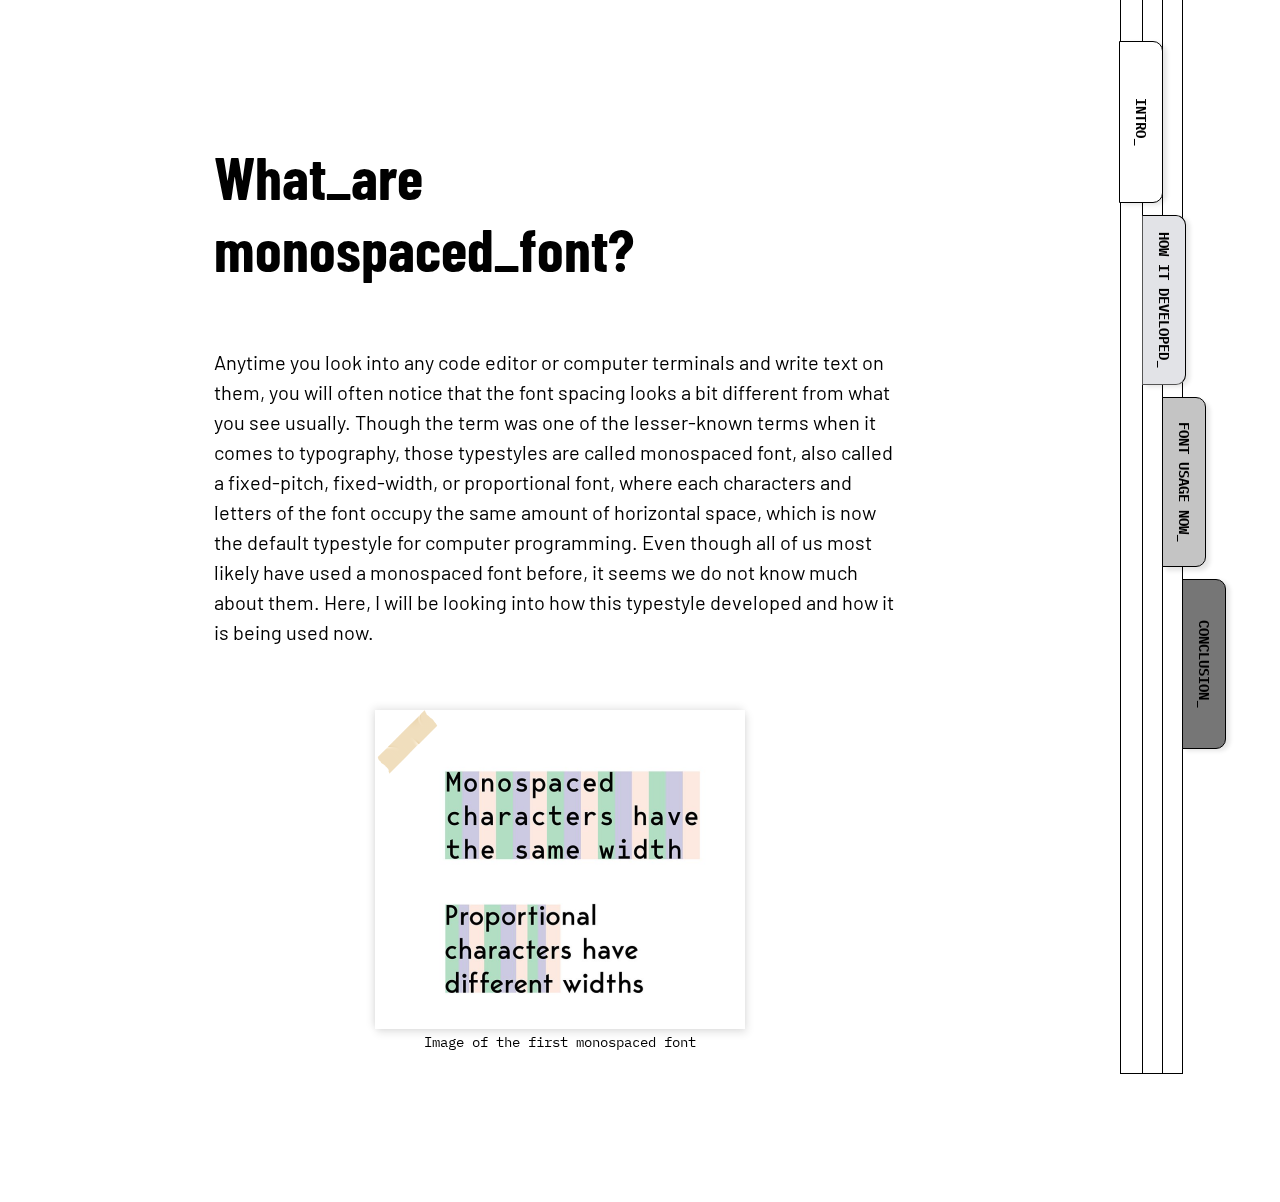
<file: Page-1/index.html>
<!DOCTYPE html>
<html lang="en">
  <head>
      <meta charset="UTF-8">
      <meta name="viewport" content="width=device-width, initial-scale=1.0">
      <meta http-equiv="X-UA-Compatible" content="ie=edge">
      <title>Web-type</title>
      <link rel="stylesheet" href="style.css" />
      <style>
        @import url('https://fonts.googleapis.com/css2?family=Barlow+Condensed:wght@700&family=Barlow:wght@400;700&family=Courier+Prime&family=IBM+Plex+Mono:ital,wght@0,400;0,700;1,700&display=swap');
        </style>
    </head>


<body>
    <div class="nav-container">
        <a class="intro" href="/Page-1/index.html" style="text-decoration: none;">INTRO_</a>
        <a class="chap2" href="/Page-2/index.html" style="text-decoration: none;">HOW IT DEVELOPED_</a>
        <a class="chap3" href="/Page-3/index.html" style="text-decoration: none;">FONT&nbspUSAGE NOW_</a>
        <a class="chap4" href="/Page-4/index.html" style="text-decoration: none;">CONCLUSION_</a>
    </div>

    <div class="lines">
        <div class="line1"></div>
        <div class="line2"></div>
        <div class="line3"></div>
        <div class="line4"></div>
    </div>
    
    <div class="container">
        <div class="header">
            <h1>What_are<br>monospaced_font?</h1>
        </div>

        <div class="paragraph">
            <p>Anytime you look into any code editor or computer terminals and write text on them, you will often notice that the font spacing looks a bit different from what you see usually. Though the term was one of the lesser-known terms when it comes to typography, those typestyles are called monospaced font, also called a fixed-pitch, fixed-width, or proportional font, where each characters and letters of the font occupy the same amount of horizontal space, which is now the default typestyle for computer programming. Even though all of us most likely have used a monospaced font before, it seems we do not know much about them. Here, I will be looking into how this typestyle developed and how it is being used now. 
            </p>
        </div>
        
        <figure class="img1">
            <img class="fasd" src="img1.png" alt="Image of the first monospaced font">
            <figcaption>Image of the first monospaced font</figcaption>
        </figure>
    </div>
</body>
</html>
</file>
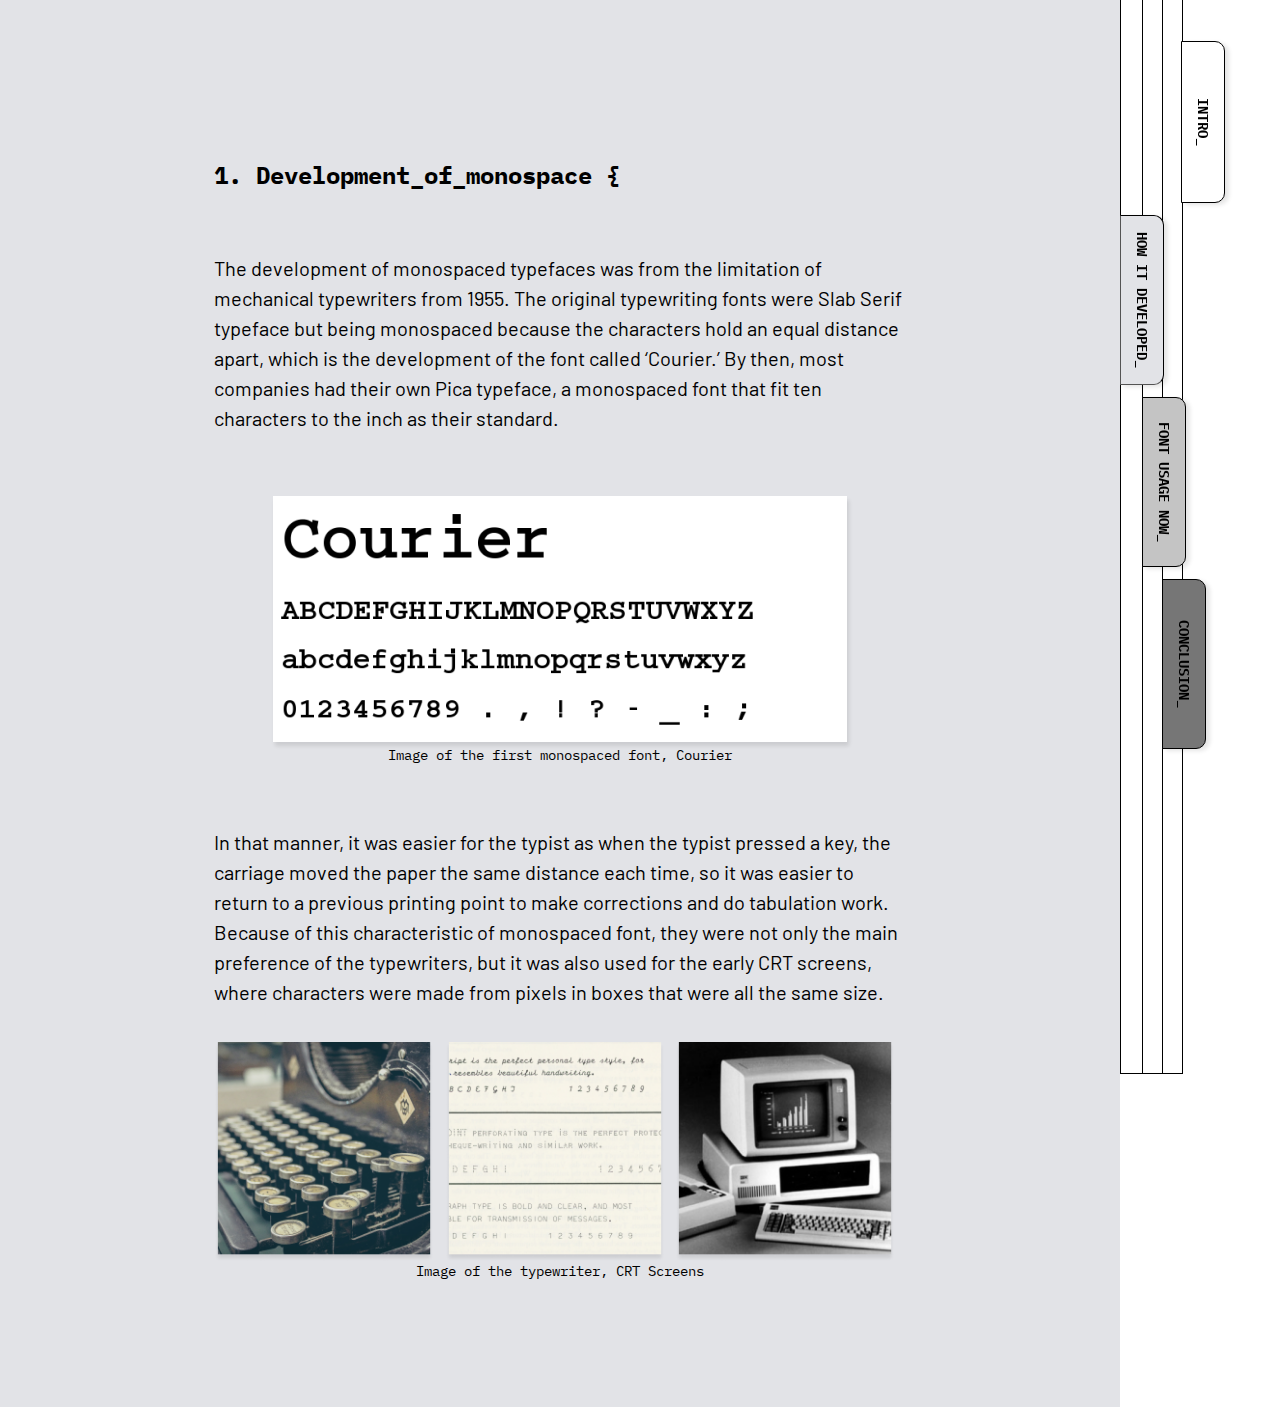
<file: Page-2/index.html>
<!DOCTYPE html>
<html lang="en">
  <head>
      <meta charset="UTF-8">
      <meta name="viewport" content="width=device-width, initial-scale=1.0">
      <meta http-equiv="X-UA-Compatible" content="ie=edge">
      <title>Web-type</title>
      <link rel="stylesheet" href="style.css" />
      <style>
        @import url('https://fonts.googleapis.com/css2?family=Barlow+Condensed:wght@700&family=Barlow:wght@400;700&family=Courier+Prime&family=IBM+Plex+Mono:ital,wght@0,400;0,700;1,700&display=swap');
        </style>
    </head>


<body>
    <div class="nav-container">
        <a class="intro" href="/Page-1/index.html" style="text-decoration: none;">INTRO_</a>
        <a class="chap2" href="/Page-2/index.html" style="text-decoration: none;">HOW IT DEVELOPED_</a>
        <a class="chap3" href="/Page-3/index.html" style="text-decoration: none;">FONT&nbspUSAGE NOW_</a>
        <a class="chap4" href="/Page-4/index.html" style="text-decoration: none;">CONCLUSION_</a>
        <div class="lines">
            <div class="line1"></div>
            <div class="line2"></div>
            <div class="line3"></div>
            <div class="line0"></div>
        </div>
    </div>

    <div class="container">
        <div class="header">
            <h2>1. Development_of_monospace {</h2>
        </div>

        <div class="paragraph">
            <p>The development of monospaced typefaces was from the limitation of mechanical typewriters from 1955. The original typewriting fonts were Slab Serif typeface but being monospaced because the characters hold an equal distance apart, which is the development of the font called ‘Courier.’ By then, most companies had their own Pica typeface, a monospaced font that fit ten characters to the inch as their standard. 
            </p>
        </div>
        
        <figure class="img2">
            <img class="fasd" src="img2.png" alt="Image of the first monospaced font, Courier">
            <figcaption>Image of the first monospaced font, Courier</figcaption>
        </figure>

        <div class="paragraph2">
            <p>In that manner, it was easier for the typist as when the typist pressed a key, the carriage moved the paper the same distance each time, so it was easier to return to a previous printing point to make corrections and do tabulation work. Because of this characteristic of monospaced font, they were not only the main preference of the typewriters, but it was also used for the early CRT screens, where characters were made from pixels in boxes that were all the same size. 
            </p>
        </div>

        <section>
            <div class="img234">
                <img class="img3" src="page2-2.png">
                <img class="img4" src="page2-3.png">
                <img class="img5" src="page2-4.png">
                <div class="figcap">
                    <figcaption>Image of the typewriter, CRT Screens</figcaption>
                </div>
            </div>  
        </section>
    </div>


</body>
</html>
</file>
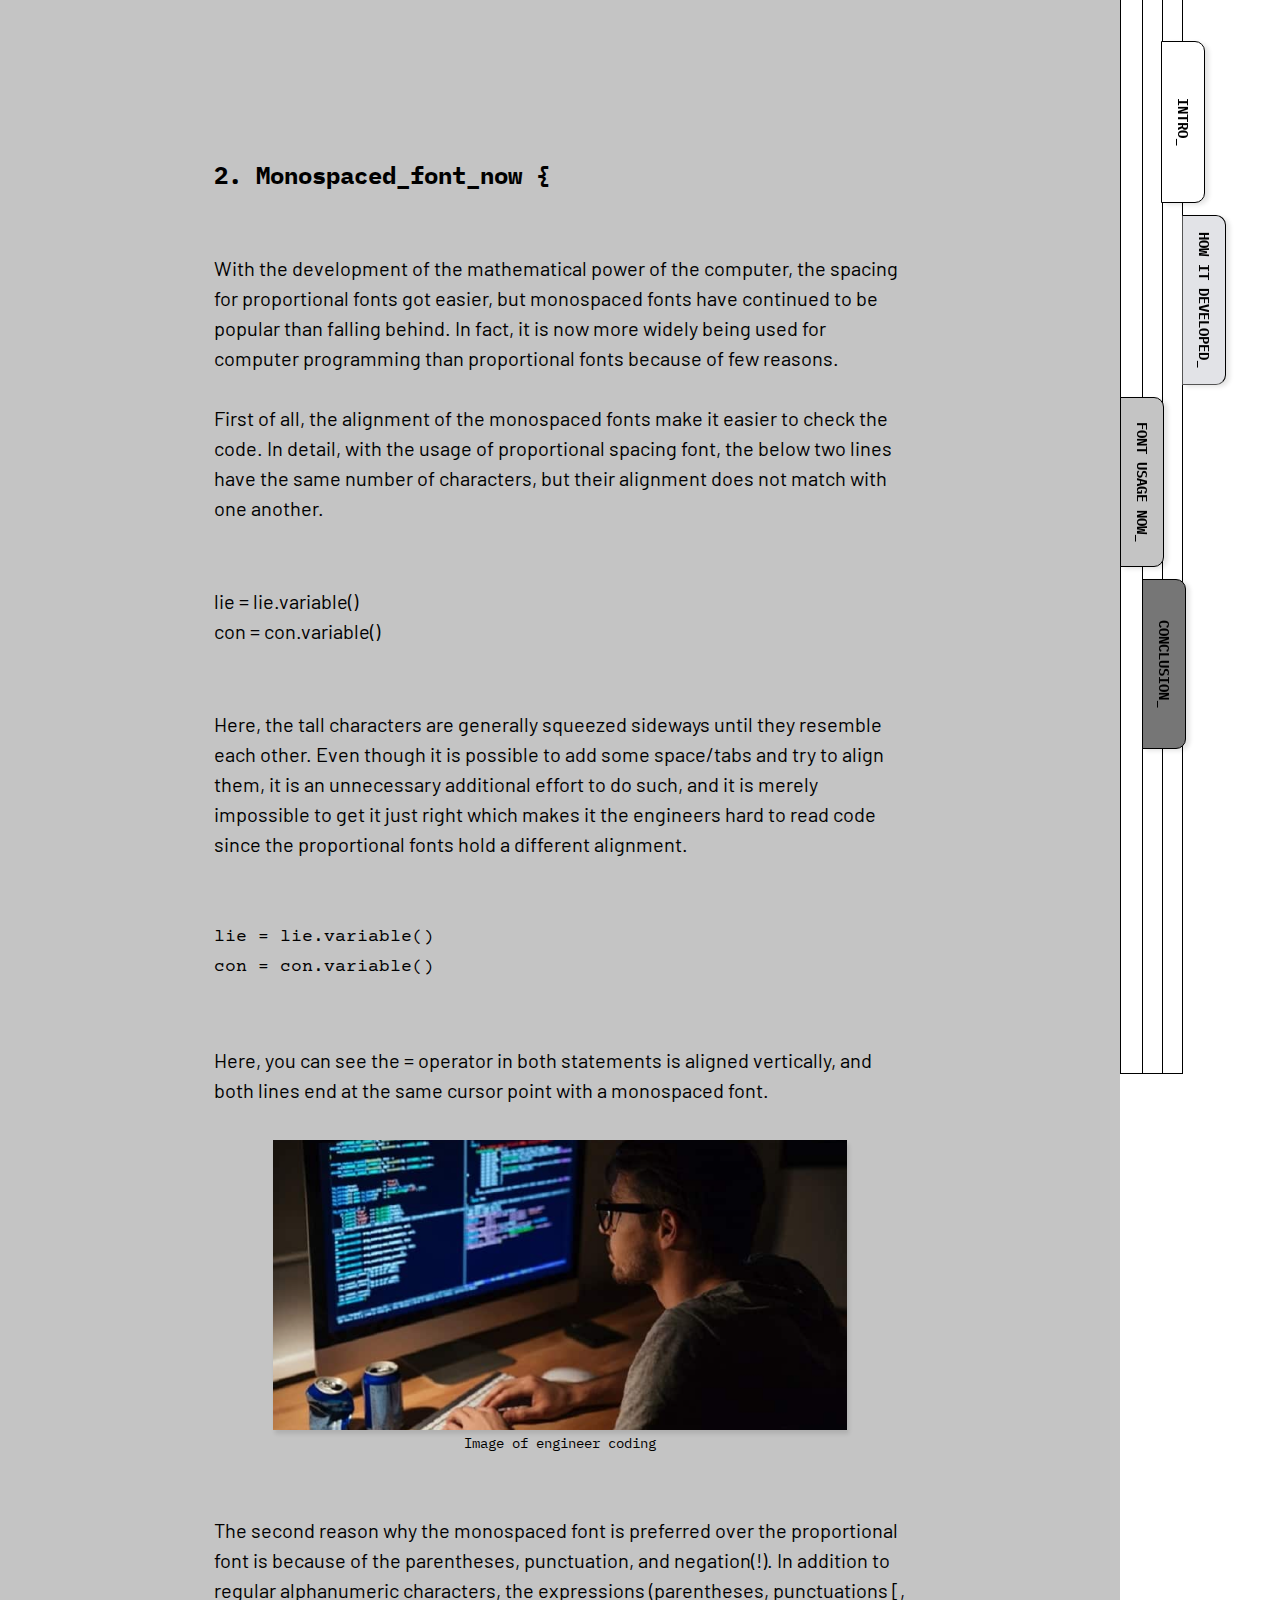
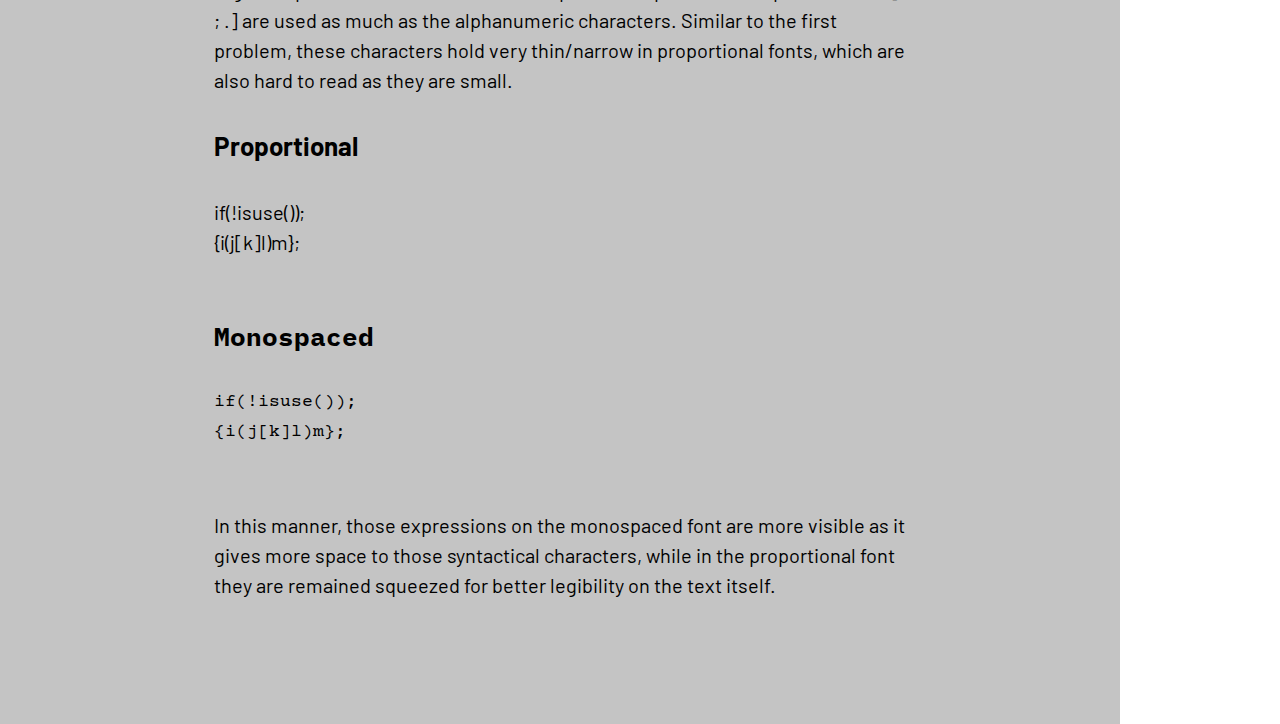
<file: Page-3/index.html>
<!DOCTYPE html>
<html lang="en">
  <head>
      <meta charset="UTF-8">
      <meta name="viewport" content="width=device-width, initial-scale=1.0">
      <meta http-equiv="X-UA-Compatible" content="ie=edge">
      <title>Web-type</title>
      <link rel="stylesheet" href="style.css" />
      <style>
        @import url('https://fonts.googleapis.com/css2?family=Barlow+Condensed:wght@700&family=Barlow:wght@400;700&family=Courier+Prime&family=IBM+Plex+Mono:ital,wght@0,400;0,700;1,700&display=swap');
        </style>
    </head>


<body>
    <div class="nav-container">
        <a class="intro" href="/Page-1/index.html" style="text-decoration: none;">INTRO_</a>
        <a class="chap2" href="/Page-2/index.html" style="text-decoration: none;">HOW IT DEVELOPED_</a>
        <a class="chap3" href="/Page-3/index.html" style="text-decoration: none;">FONT&nbspUSAGE NOW_</a>
        <a class="chap4" href="/Page-4/index.html" style="text-decoration: none;">CONCLUSION_</a>
        <div class="lines">
            <div class="line1"></div>
            <div class="line2"></div>
            <div class="line3"></div>
            <div class="line4"></div>
        </div>
    </div>

    <section class="bg-color"></section>

    <div class="container">
        <div class="header">
            <h2>2. Monospaced_font_now {</h2>
        </div>

        <div class="paragraph">
            <p>With the development of the mathematical power of the computer, the spacing for proportional fonts got easier, but monospaced fonts have continued to be popular than falling behind. In fact, it is now more widely being used for computer programming than proportional fonts because of few reasons. 
            <br><br>First of all, the alignment of the monospaced fonts make it easier to check the code. In detail, with the usage of proportional spacing font, the below two lines have the same number of characters, but their alignment does not match with one another. 
            </p>
        </div>

        <section class="example1">
            <p>lie = lie.variable()<br>
                con = con.variable()
                </p>
        </section>
        
        <div class="paragraph">
            <p>Here, the tall characters are generally squeezed sideways until they resemble each other. Even though it is possible to add some space/tabs and try to align them, it is an unnecessary additional effort to do such, and it is merely impossible to get it just right which makes it the engineers hard to read code since the proportional fonts hold a different alignment.
            </p>
        </div>

        <section class="example2">
            <h4>lie = lie.variable()<br>
                con = con.variable()
                </h4>
        </section>

        <section class="paragraph2">
            <p>Here, you can see the = operator in both statements is aligned vertically, and both lines end at the same cursor point with a monospaced font.</p>
        </section>

        <figure class="img6">
            <img class="fasd" src="img6.png" alt="Image of the first monospaced font, Courier">
            <figcaption>Image of engineer coding</figcaption>
        </figure>

        <section class="paragraph2">
            <p>The second reason why the monospaced font is preferred over the proportional font is because of the parentheses, punctuation, and negation(!). In addition to regular alphanumeric characters, the expressions (parentheses, punctuations [, ; .] are used as much as the alphanumeric characters. Similar to the first problem, these characters hold very thin/narrow in proportional fonts, which are also hard to read as they are small.             </p>
        </section>

        <section class="proportional">
            Proportional
        </section>

        <section class="example3">
            <p>if(!isuse()); <br>
                {i(j[k]l)m};
            </p>
        </section>

        <section class="monospaced">
            Monospaced
        </section> 

        <section class="example4">
            <h4>if(!isuse());<br>
                {i(j[k]l)m};
                </h4>
        </section> 

        <section class="paragraph3">
            <p>In this manner, those expressions on the monospaced font are more visible as it gives more space to those syntactical characters, while in the proportional font they are remained squeezed for better legibility on the text itself. 
            </p>
        </section>

    </div>


</body>
</html>
</file>
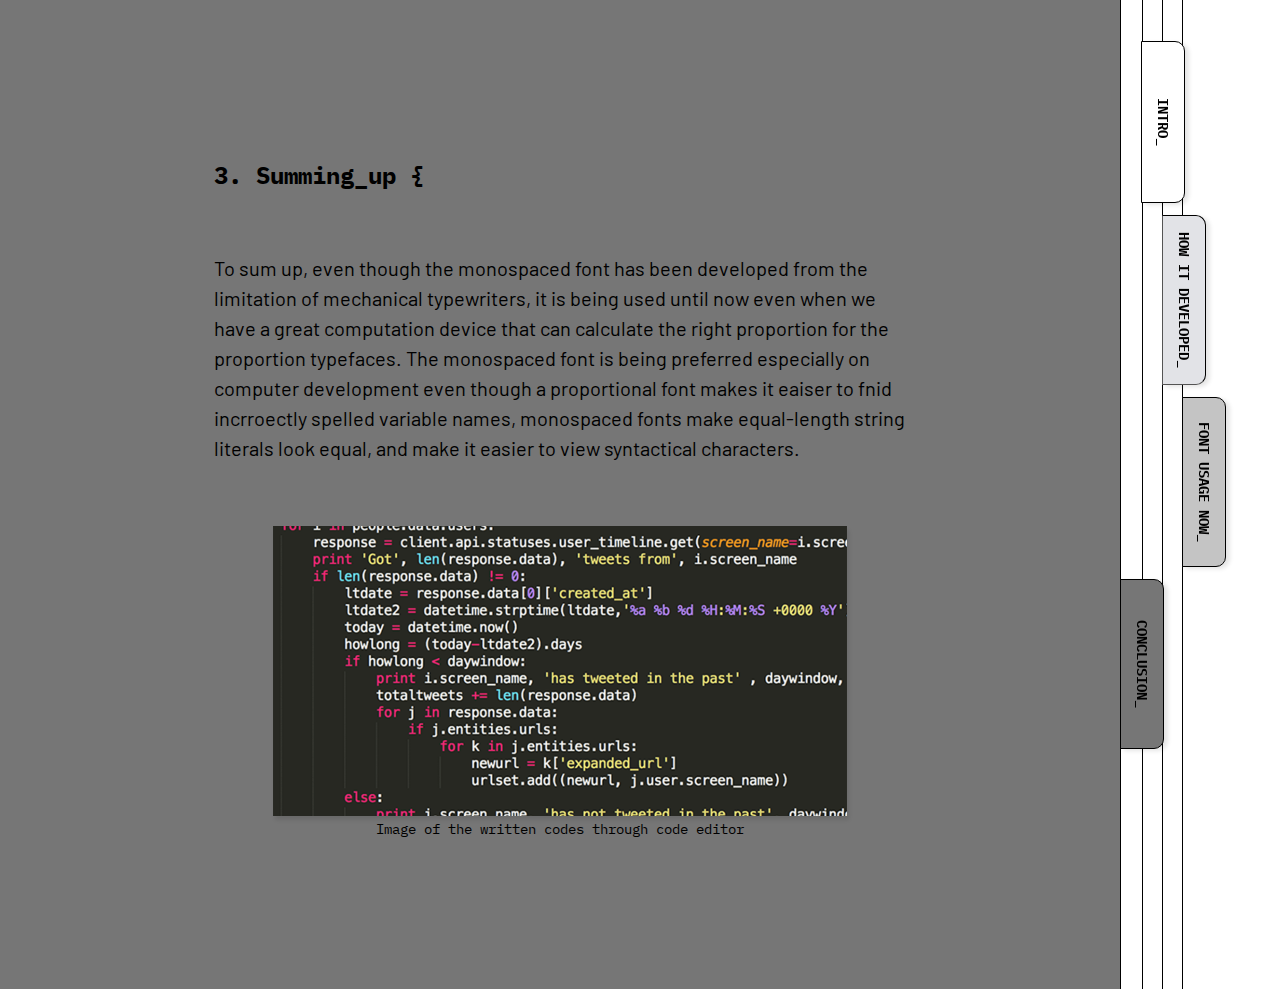
<file: Page-4/index.html>
<!DOCTYPE html>
<html lang="en">
  <head>
      <meta charset="UTF-8">
      <meta name="viewport" content="width=device-width, initial-scale=1.0">
      <meta http-equiv="X-UA-Compatible" content="ie=edge">
      <title>Web-type</title>
      <link rel="stylesheet" href="style.css" />
      <style>
        @import url('https://fonts.googleapis.com/css2?family=Barlow+Condensed:wght@700&family=Barlow:wght@400;700&family=Courier+Prime&family=IBM+Plex+Mono:ital,wght@0,400;0,700;1,700&display=swap');
        </style>
    </head>


<body>
    <div class="nav-container">
        <a class="intro" href="/Page-1/index.html" style="text-decoration: none;">INTRO_</a>
        <a class="chap2" href="/Page-2/index.html" style="text-decoration: none;">HOW IT DEVELOPED_</a>
        <a class="chap3" href="/Page-3/index.html" style="text-decoration: none;">FONT&nbspUSAGE NOW_</a>
        <a class="chap4" href="/Page-4/index.html" style="text-decoration: none;">CONCLUSION_</a>
        <div class="lines">
            <div class="line0"></div>
            <div class="line1"></div>
            <div class="line2"></div>
            <div class="line3"></div>
        </div>
    </div>

    

    <div class="container">
        <div class="header">
            <h2>3. Summing_up {</h2>
        </div>

        <div class="paragraph">
            <p>To sum up, even though the monospaced font has been developed from the limitation of mechanical typewriters, it is being used until now even when we have a great computation device that can calculate the right proportion for the proportion typefaces. The monospaced font is being preferred especially on computer development even though a proportional font makes it eaiser to fnid incrroectly spelled variable names, monospaced fonts make equal-length string literals look equal, and make it easier to view syntactical characters. 
            </p>
        </div>

        <figure class="img7">
            <img class="fasd" src="img7.png" alt="Image of the first monospaced font, Courier">
            <figcaption>Image of the written codes through code editor</figcaption>
        </figure>
    </div>


</body>
</html>
</file>
<file: Page-1/style.css>
body {
    position: relative;
    margin: 0 0;
    display:grid;
    grid-template-columns: 1fr 160px;
}

.bg-color {
    grid-column: 1;
    position: fixed;
    height: 100vh;
    width: 100vw;
    background-color: #fff;
    z-index: -2;
  /* here needs fix */
}

.container {
    grid-column: 1;
    margin-left: 1.39vw;
    margin-right: 1.39vw;
    margin-top: 0px;
    margin-bottom: 9.8vh;
}

/* Navigation */

.nav-container {
    grid-column: 2;
    font-family: 'IBM Plex Mono'; 
    font-weight: 700;
    font-size: 14px;
    margin-top: 100px;
    display: flex;
    align-items: right;
    text-align: center;
}

.intro {
    grid-column: 2;
    position: fixed;
    padding: 12px 56px;
    margin-left: -60px;
    box-shadow: 2px -4px 4px rgba(0, 0, 0, .1);
    transition: 0.2s ease-out;
    
    background: #FFFFFF;
    border: 1px solid #000000;
    border-radius: 10px 10px 0px 0px;

    transform: rotate(90deg);
}

.chap2 {
    position: fixed;
    grid-column: 2;
    margin-top: 178px;
    padding: 12px;
    min-width: 144px;
    margin-left: -41px;
    box-shadow: 2px -4px 4px rgba(0, 0, 0, .1);
    transition: 0.2s ease-out;

    background: #e2e3e7;
    border: 1px solid #000000;
    border-radius: 10px 10px 0px 0px;
    border-style: inset;

    transform: rotate(90deg);
}

.chap3 {
    position: fixed;
    grid-column: 2;
    margin-top: 360px;
    padding: 12px 20px;
    min-width: 128px;
    margin-left: -21px;
    box-shadow: 4px -4px 4px rgba(0, 0, 0, .1);
    transition: 0.2s ease-out;

    background: #c4c4c4;
    border: 1px solid #000000;
    border-radius: 10px 10px 0px 0px;

    transform: rotate(90deg);
}

.chap4 {
    position: fixed;
    grid-column: 2;
    margin-top: 542px;
    padding: 12px 20px;
    min-width: 128px;
    margin-left: -1px;
    box-shadow: 2px -4px 4px rgba(0, 0, 0, .1);
    transition: 0.2s ease-out;

    background: #767676;
    border: 1px solid #000000;
    border-radius: 10px 10px 0px 0px;

    transform: rotate(90deg);
}


/* lines */

.lines {
    grid-column: 2;
    z-index: -1;
}

.line1 {
    display: flex;
    position: fixed;
    width: 1px;
    height: 120vh;
    top: -8px;
    padding-right: 20px;

    border: 1px solid #000000;
}

.line2 {
    display: flex;
    position: fixed;
    width: 1px;
    height: 120vh;
    top: -8px;
    padding-right: 40px;

    border: 1px solid #000000;
}

.line3 {
    display: flex;
    position: fixed;
    width: 1px;
    height: 120vh;
    top: -8px;
    padding-right: 60px;

    border: 1px solid #000000;
}

/* contents */

.header {
    grid-column: 1;
    margin: auto;
    margin-bottom: 7vh;
    max-width: 692px;
}

.paragraph {
    grid-column: 1;
    margin: auto;
    margin-bottom: 7vh;
    max-width: 692px;
}

.fasd {
    width: 370px;
    box-shadow: 2px 4px 8px rgba(0, 0, 0, .1), -2px -2px 8px rgba(0, 0, 0, .1);
}

.img1 {
    grid-column: 1;
    margin: auto;
    width: 370px;
    margin-bottom: 7vh;
}


/* from here is type settings */

h1 {
    font-family: 'Barlow Condensed', sans-serif;
    font-weight: 700;
    font-size: 60px;
    line-height: 72px;
}

h2 {
    font-family: 'IBM Plex Mono', monospace;
    font-weight: 700;
    font-size: 24px;
    line-height: 30px;
}

figcaption {
    font-family: 'IBM Plex Mono', monospace;
    font-weight: 400;
    font-size: 14px;
    text-align: center;
}

h5 {
    font-family: 'Barlow', sans-serif;
    font-weight: 700;
    font-size: 26px;
}

p {
    font-family: 'Barlow', sans-serif;
    font-weight: 400;
    font-size: 20px;
    line-height: 30px;
}

h4 {
    font-family: 'Courier Prime', monospace;
    font-weight: 400;
    font-size: 18px;
    line-height: 30px;
}

/* hover effects */

a:link, a:visited {
    color: #000;
    text-decoration: none; }

@media (hover: hover){

    a.intro:hover {

    padding: 18px 56px;
    text-decoration: none;
    margin-left: -54px;
    margin-top: -6px;
    }

    a.chap2:hover {

    margin-top: 172px;
    padding:18px 12px;
    margin-left: -35px;
    }

    a.chap3:hover {

    margin-top: 354px;
    padding: 18px 20px;
    margin-left: -15px;
    }

    a.chap4:hover {

    margin-top: 536px;
    padding: 18px 20px;
    margin-left: 5px;
    }
}
/* here is mobile design */

@media only screen and (max-width: 644px) {

    body {
        position: relative;
        margin: 0 auto;
        display: grid;
        grid-template-columns: 1fr;
        overflow-x: none;
    }

    .container {
        margin: 0 16px;
        margin-top: 72px;
        position: relative;
    }
    
    .nav-container {
        grid-column: 1;
        font-family: 'IBM Plex Mono'; 
        font-weight: 700;
        font-size: 12px;
        display: block;
        position: fixed;
        margin: 0 auto;
        height: 72px;
        width: 100vw;
        text-align: center;
        background: white;
        border-bottom-style: solid;
        z-index: 99;
    }

    .intro {
        position: fixed;
        padding: 16px 30px;
        box-shadow: none;
        margin-left: none;
        width: 46px;
        left: 80px;
        top: 23px;

        background: #FFFFFF;
        border: 1px solid #000000;
        border-radius: 5px 5px 0px 0px;
        z-index: 4;
    
        transform: rotate(0deg);
    }
    
    .chap2 {
        position: fixed;
        margin-top: 0;
        padding: 4px 12px;
        min-width: 19vw;
        max-width: 19vw;
        min-height: 30px;
        margin-left: none;
        box-shadow: none;
        left: 36.41vw;
        top: 31px;
    
        background: #e2e3e7;
        border: 1px solid #000000;
        border-radius: 5px 5px 0px 0px;
        z-index: 3;

        transform: rotate(0deg);
    }
    
    .chap3 {
        position: fixed;
        margin-top: 72px;
        padding: 4px 16px;
        min-width: 15vw;
        max-width: 15vw;
        margin-left: none;
        box-shadow: none;
        left: 52.3vw;
        top: -41px;
        z-index: 2;
    
        background: #c4c4c4;
        border: 1px solid #000000;
        border-radius: 5px 5px 0px 0px;
    
        transform: rotate(0deg);
    }
    
    .chap4 {
        position: fixed;
        margin-top: 72px;
        padding: 12px 12px;
        min-width: 21vw;
        max-width: 21vw;
        margin-left: none;
        box-shadow: none;
        left: 67.7vw;
        top: -41px;
        z-index: 1;
    
        background: #767676;
        border: 1px solid #000000;
        border-radius: 5px 5px 0px 0px;
    
        transform: rotate(0deg);
    }

    .lines {
        grid-column: 2;
        z-index: -1;
        display: none!important;
    }
    
    .header {
        margin: auto;
        margin-bottom: 4.8vh;
        margin-top: 60px;
        max-width: 692px;
    }
    
    .paragraph {
        margin: auto;
        margin-bottom: 4.8vh;
        max-width: 692px;
    }
    
    .fasd {
        width: 50vw;
        max-width: 370px;
        box-shadow: 2px 4px 4px rgba(0, 0, 0, .1);
    }
    
    .img1 {
        margin: 0 auto;
        width: 50vw;
        max-width: 370px;
        margin-bottom: 8.3vh;
    }


    h1 {
        font-family: 'Barlow Condensed', sans-serif;
        font-weight: 700;
        font-size: 44px;
        line-height: 44px;
    }
    
    h2 {
        font-family: 'IBM Plex Mono', monospace;
        font-weight: 700;
        font-size: 20px;
        line-height: 30px;
    }
    
    figcaption {
        font-family: 'IBM Plex Mono', monospace;
        font-weight: 400;
        font-size: 10px;
        text-align: center;
    }
    
    p {
        font-family: 'Barlow', sans-serif;
        font-weight: 400;
        font-size: 16px;
        line-height: 26px;
    }
    
    h4 {
        font-family: 'Courier Prime', monospace;
        font-weight: 400;
        font-size: 14px;
        line-height: 24px;
    }
}
</file>
<file: Page-2/style.css>
body {
    position: relative;
    margin: 0 0;
    display:grid;
    grid-template-columns: 1fr 160px;
}

.container {
    grid-column: 1;
    padding-left: 1.39vw;
    padding-right: 1.39vw;
    padding-top: 140px;
    padding-bottom: 9.8vh;
    margin-top: -100px;
    background-color: #e2e3e7;
}

/* Navigation */

.nav-container {
    grid-column: 2;
    font-family: 'IBM Plex Mono'; 
    font-weight: 700;
    font-size: 14px;
    margin-top: 100px;
    display: flex;
    align-items: right;
    text-align: center;
    background-color: white;
}

.intro {
    grid-column: 2;
    position: fixed;
    padding: 12px 56px;
    margin-left: 2px;
    box-shadow: 2px -4px 4px rgba(0, 0, 0, .1);
    transition: 0.2s ease-out;
    
    background: #FFFFFF;
    border: 1px solid #000000;
    border-radius: 10px 10px 0px 0px;

    transform: rotate(90deg);
}

.chap2 {
    position: fixed;
    grid-column: 2;
    margin-top: 178px;
    padding: 12px;
    min-width: 144px;
    margin-left: -63px;
    box-shadow: 2px -4px 4px rgba(0, 0, 0, .1);
    transition: 0.2s ease-out;

    background: #e2e3e7;
    border: 1px solid #000000;
    border-radius: 10px 10px 0px 0px;
    border-style: inset;

    transform: rotate(90deg);
}

.chap3 {
    position: fixed;
    grid-column: 2;
    margin-top: 360px;
    padding: 12px 20px;
    min-width: 128px;
    margin-left: -41px;
    box-shadow: 2px -4px 4px rgba(0, 0, 0, .1);
    transition: 0.2s ease-out;

    background: #c4c4c4;
    border: 1px solid #000000;
    border-radius: 10px 10px 0px 0px;

    transform: rotate(90deg);
}

.chap4 {
    position: fixed;
    grid-column: 2;
    margin-top: 542px;
    padding: 12px 20px;
    min-width: 128px;
    margin-left: -21px;
    box-shadow: 2px -4px 4px rgba(0, 0, 0, .1);
    transition: 0.2s ease-out;

    background: #767676;
    border: 1px solid #000000;
    border-radius: 10px 10px 0px 0px;

    transform: rotate(90deg);
}

/* lines */


.lines {
    grid-column: 2;
    z-index: -1;
}

.line1 {
    display: flex;
    position: fixed;
    width: 1px;
    height: 120vh;
    top: -8px;
    padding-right: 20px;

    border: 1px solid #000000;
}

.line2 {
    display: flex;
    position: fixed;
    width: 1px;
    height: 120vh;
    top: -8px;
    padding-right: 40px;

    border: 1px solid #000000;
}

.line3 {
    display: flex;
    position: fixed;
    width: 1px;
    height: 120vh;
    top: -8px;
    padding-right: 60px;

    border: 1px solid #000000;
}

.logo {
    position: fixed;
    margin: 0 17.8vw 0 72.2vw;
    align-items: right;
}

/* contents */

.header {
    grid-column: 1;
    margin: auto;
    margin-bottom: 7vh;
    max-width: 692px;
}

.paragraph {
    grid-column: 1;
    margin: auto;
    margin-bottom: 7vh;
    max-width: 692px;
}

.fasd {
    width: 574px;
    box-shadow: 2px 4px 4px rgba(0, 0, 0, .1);
}

.img2 {
    grid-column: 1;
    margin: auto;
    width: 574px;
    margin-bottom: 7vh;
}

.paragraph2 {
    grid-column: 1;
    margin: auto;
    margin-bottom: 3.9vh;
    max-width: 692px;
}

.img234 {
    display: grid;
    grid-template-columns: repeat(3, 1fr);
    margin: auto;
    max-width: 692px;
}

.img3 {
    grid-column: 1 / 1;
    width: 220px;
    height: 220px;
}
.img4 {
    grid-column: 2 / 2;
    width: 220px;
    height: 220px;
}
.img5 {
    grid-column: 3 / 3;
    width: 220px;
    height: 220px;
}

.figcap {
    grid-column: 1 / 4;
    margin-bottom: 4.3vh;
}



/* from here is type settings */

h1 {
    font-family: 'Barlow Condensed', sans-serif;
    font-weight: 700;
    font-size: 60px;
    line-height: 72px;
}

h2 {
    font-family: 'IBM Plex Mono', monospace;
    font-weight: 700;
    font-size: 24px;
    line-height: 30px;
}

h3 {
    font-family: 'IBM Plex Mono', monospace;
    font-weight: 700;
    font-style: italic;
    font-size: 30px;
}

figcaption {
    font-family: 'IBM Plex Mono', monospace;
    font-weight: 400;
    font-size: 14px;
    text-align: center;
}

h5 {
    font-family: 'Barlow', sans-serif;
    font-weight: 700;
    font-size: 26px;
}

p {
    font-family: 'Barlow', sans-serif;
    font-weight: 400;
    font-size: 20px;
    line-height: 30px;
}

h4 {
    font-family: 'Courier Prime', monospace;
    font-weight: 400;
    font-size: 18px;
    line-height: 30px;
}

/* hover effects */

a:link, a:visited {
    color: #000;
    text-decoration: none; }

@media (hover: hover){

    a.intro:hover {

    padding: 18px 56px;
    margin-left: 8px;
    margin-top: -6px;
}

a.chap2:hover {

    margin-top: 172px;
    padding:18px 12px;
    margin-left: -57px;
}

a.chap3:hover {

    margin-top: 354px;
    padding: 18px 20px;
    margin-left: -35px;
}

a.chap4:hover {

    margin-top: 536px;
    padding: 18px 20px;
    margin-left: -15px;
}
}
/* here is mobile design */

@media only screen and (max-width: 644px) {

    body {
        position: relative;
        margin: 0 auto;
        display: grid;
        grid-template-columns: 1fr;
        overflow-x: none;
    }

    .container {
        margin: 0 auto;
        padding: 0 16px;
        margin-top: 72px;
        position: relative;
    }
    
    .nav-container {
        grid-column: 1;
        font-family: 'IBM Plex Mono'; 
        font-weight: 700;
        font-size: 12px;
        display: block;
        position: fixed;
        margin: 0 auto;
        height: 72px;
        width: 100vw;
        text-align: center;
        background: white;
        border-bottom-style: solid;
        z-index: 99;
    }

    .intro {
        position: fixed;
        padding: 12px 30px;
        box-shadow: none;
        margin-left: none;
        width: 46px;
        left: 67.7vw;
        top: 31px;

        background: #FFFFFF;
        border: 1px solid #000000;
        border-radius: 5px 5px 0px 0px;
        z-index: 1;
    
        transform: rotate(0deg);
    }
    
    .chap2 {
        position: fixed;
        margin-top: 0;
        padding: 10px 12px;
        min-width: 19vw;
        max-width: 19vw;
        min-height: 30px;
        margin-left: none;
        box-shadow: none;
        left: 80px;
        top: 19px;
    
        background: #e2e3e7;
        border: 1px solid #000000;
        border-radius: 5px 5px 0px 0px;
        z-index: 4;

        transform: rotate(0deg);
    }
    
    .chap3 {
        position: fixed;
        margin-top: 72px;
        padding: 4px 16px;
        min-width: 19vw;
        max-width: 19vw;
        margin-left: none;
        box-shadow: none;
        left: 36.41vw;
        top: -41px;
        z-index: 3;
    
        background: #c4c4c4;
        border: 1px solid #000000;
        border-radius: 5px 5px 0px 0px;
    
        transform: rotate(0deg);
    }
    
    .chap4 {
        position: fixed;
        margin-top: 72px;
        padding: 12px 12px;
        min-width: 21vw;
        max-width: 21vw;
        margin-left: none;
        box-shadow: none;
        left: 52.3vw;
        top: -41px;
        z-index: 2;
    
        background: #767676;
        border: 1px solid #000000;
        border-radius: 5px 5px 0px 0px;
    
        transform: rotate(0deg);
    }

    .lines {
        grid-column: 2;
        z-index: -1;
        display: none!important;
    }
    
/* content */

    .header {
        margin: auto;
        margin-bottom: 4.8vh;
        margin-top: 60px;
        max-width: 692px;
    }
    
    .paragraph {
        margin: auto;
        margin-bottom: 4.8vh;
        max-width: 692px;
    }
    
    .fasd {
        width: 80vw;
        max-width: 574px;
        box-shadow: 2px 4px 4px rgba(0, 0, 0, .1);
    }
    
    .img2 {
        margin: 0 auto;
        width: 80vw;
        max-width: 574px;
        margin-bottom: 6.16vh;
    }

    .paragraph2 {
        margin: 0 auto;
        margin-bottom: 4.8vh;
        max-width: 692px;
    }
    
    .img234 {
        display: grid;
        grid-template-columns: repeat(3, 1fr);
        margin: 0 auto;
        margin-bottom: 8.3vh;
        max-width: 692px;
    }
    
    .img3 {
        grid-column: 1 / 1;
        width: 28vw;
        height: 28vw;
    }
    .img4 {
        grid-column: 2 / 2;
        width: 28vw;
        height: 28vw;
    }
    .img5 {
        grid-column: 3 / 3;
        width: 28vw;
        height: 28vw;
    }
    
    .figcap {
        grid-column: 1 / 4;
        margin-bottom: 4.3vh;
    }

    h1 {
        font-family: 'Barlow Condensed', sans-serif;
        font-weight: 700;
        font-size: 44px;
        line-height: 44px;
    }
    
    h2 {
        font-family: 'IBM Plex Mono', monospace;
        font-weight: 700;
        font-size: 20px;
        line-height: 30px;
    }
    
    figcaption {
        font-family: 'IBM Plex Mono', monospace;
        font-weight: 400;
        font-size: 10px;
        text-align: center;
    }
    
    p {
        font-family: 'Barlow', sans-serif;
        font-weight: 400;
        font-size: 16px;
        line-height: 26px;
    }
    
    h4 {
        font-family: 'Courier Prime', monospace;
        font-weight: 400;
        font-size: 14px;
        line-height: 24px;
    }

}
</file>
<file: Page-3/style.css>
body {
    position: relative;
    margin: 0 0;
    display:grid;
    grid-template-columns: 1fr 160px;
}

.container {
    grid-column: 1;
    padding-left: 1.39vw;
    padding-right: 1.39vw;
    padding-top: 140px;
    padding-bottom: 9.8vh;
    margin-top: -100px;
    background-color: #c4c4c4;
    }

/* Navigation */

.nav-container {
    grid-column: 2;
    font-family: 'IBM Plex Mono'; 
    font-weight: 700;
    font-size: 14px;
    margin-top: 100px;
    display: flex;
    align-items: right;
    text-align: center;
    background-color: white;
}

.intro {
    grid-column: 2;
    position: fixed;
    padding: 12px 56px;
    margin-left: -18px;
    transition: 0.2s ease-out;
    
    background: #FFFFFF;
    border: 1px solid #000000;
    border-radius: 10px 10px 0px 0px;
    box-shadow: 2px -4px 4px rgba(0, 0, 0, .1);

    transform: rotate(90deg);
}

.chap2 {
    position: fixed;
    grid-column: 2;
    margin-top: 178px;
    padding: 12px;
    min-width: 144px;
    margin-left: -1px;
    transition: 0.2s ease-out;

    background: #e2e3e7;
    border: 1px solid #000000;
    border-radius: 10px 10px 0px 0px;
    border-style: inset;
    box-shadow: 2px -4px 4px rgba(0, 0, 0, .1);

    transform: rotate(90deg);
}

.chap3 {
    position: fixed;
    grid-column: 2;
    margin-top: 360px;
    padding: 12px 20px;
    min-width: 128px;
    margin-left: -63px;
    transition: 0.2s ease-out;

    background: #c4c4c4;
    border: 1px solid #000000;
    border-radius: 10px 10px 0px 0px;
    box-shadow: 2px -4px 4px rgba(0, 0, 0, .1);

    transform: rotate(90deg);
}

.chap4 {
    position: fixed;
    grid-column: 2;
    margin-top: 542px;
    padding: 12px 20px;
    min-width: 128px;
    margin-left: -41px;
    transition: 0.2s ease-out;

    background: #767676;
    border: 1px solid #000000;
    border-radius: 10px 10px 0px 0px;
    box-shadow: 2px -4px 4px rgba(0, 0, 0, .1);

    transform: rotate(90deg);
}

/* lines */

.lines {
    grid-column: 2;
    z-index: -1;
}

.line1 {
    display: flex;
    position: fixed;
    width: 1px;
    height: 120vh;
    top: -8px;
    padding-right: 20px;

    border: 1px solid #000000;
}

.line2 {
    display: flex;
    position: fixed;
    width: 1px;
    height: 120vh;
    top: -8px;
    padding-right: 40px;

    border: 1px solid #000000;
}

.line3 {
    display: flex;
    position: fixed;
    width: 1px;
    height: 120vh;
    top: -8px;
    padding-right: 60px;

    border: 1px solid #000000;
}

/* contents */

.header {
    grid-column: 1;
    margin: auto;
    margin-bottom: 7vh;
    max-width: 692px;
}

.paragraph {
    grid-column: 1;
    margin: auto;
    margin-bottom: 7vh;
    max-width: 692px;
}

.example1 {
    grid-column: 1;
    margin: auto;
    margin-bottom: 7vh;
    max-width: 692px;
}

.example2 {
    grid-column: 1;
    margin: auto;
    margin-bottom: 7vh;
    max-width: 692px;
}

.paragraph2 {
    grid-column: 1;
    margin: auto;
    margin-bottom: 3.9vh;
    max-width: 692px;
}

.fasd {
    width: 574px;
    box-shadow: 2px 4px 4px rgba(0, 0, 0, .1);
}

.img6 {
    grid-column: 1;
    margin: auto;
    width: 574px;
    margin-bottom: 7vh;
}

.proportional {
    font-family: 'Barlow', sans-serif;
    font-weight: 700;
    font-size: 26px;
    line-height: 32px;
    grid-column: 1;
    margin: auto;
    margin-bottom: 3.9vh;
    max-width: 692px;
}

.example3 {
    grid-column: 1;
    margin: auto;
    margin-bottom: 7vh;
    max-width: 692px;
}

.monospaced {
    font-family: 'IBM Plex mono', monospace;
    font-weight: 700;
    font-size: 26px;
    line-height: 32px;
    grid-column: 1;
    margin: auto;
    margin-bottom: 3.9vh;
    max-width: 692px;
}

.example4 {
    grid-column: 1;
    margin: auto;
    margin-bottom: 7vh;
    max-width: 692px;
}

.paragraph3 {
    grid-column: 1;
    margin: auto;
    margin-bottom: 3.9vh;
    max-width: 692px;
}

/* from here is type settings */

h1 {
    font-family: 'Barlow Condensed', sans-serif;
    font-weight: 700;
    font-size: 60px;
    line-height: 72px;
}

h2 {
    font-family: 'IBM Plex Mono', monospace;
    font-weight: 700;
    font-size: 24px;
    line-height: 30px;
}

figcaption {
    font-family: 'IBM Plex Mono', monospace;
    font-weight: 400;
    font-size: 14px;
    text-align: center;
}

p {
    font-family: 'Barlow', sans-serif;
    font-weight: 400;
    font-size: 20px;
    line-height: 30px;
}

h4 {
    font-family: 'Courier Prime', monospace;
    font-weight: 400;
    font-size: 18px;
    line-height: 30px;
}

/* hover effects */

a:link, a:visited {
    color: #000;
    text-decoration: none; }

@media (hover: hover){

a.intro:hover {

    padding: 18px 56px;
    margin-left: -12px;
    margin-top: -6px;
}

a.chap2:hover {

    margin-top: 172px;
    padding:18px 12px;
    margin-left: 5px;
}

a.chap3:hover {

    margin-top: 354px;
    padding: 18px 20px;
    margin-left: -57px;
}

a.chap4:hover {

    margin-top: 536px;
    padding: 18px 20px;
    margin-left: -35px;
}
}
/* here is mobile design */

@media only screen and (max-width: 644px) {

    body {
        position: relative;
        margin: 0 auto;
        display: grid;
        grid-template-columns: 1fr;
        overflow-x: none;
    }

    .container {
        margin: 0 auto;
        padding: 0 16px;
        margin-top: 72px;
        position: relative;
    }
    
    .nav-container {
        grid-column: 1;
        font-family: 'IBM Plex Mono'; 
        font-weight: 700;
        font-size: 12px;
        display: block;
        position: fixed;
        margin: 0 auto;
        height: 72px;
        width: 100vw;
        text-align: center;
        background: white;
        border-bottom-style: solid;
        z-index: 99;
    }

    .intro {
        position: fixed;
        padding: 12px 30px;
        box-shadow: none;
        margin-left: none;
        width: 46px;
        left: 52.3vw;
        top: 31px;

        background: #FFFFFF;
        border: 1px solid #000000;
        border-radius: 5px 5px 0px 0px;
        z-index: 2;
    
        transform: rotate(0deg);
    }
    
    .chap2 {
        position: fixed;
        margin-top: 0;
        padding: 4px 12px;
        min-width: 19vw;
        max-width: 19vw;
        min-height: 30px;
        margin-left: none;
        box-shadow: none;
        left: 67.7vw;
        top: 31px;
    
        background: #e2e3e7;
        border: 1px solid #000000;
        border-radius: 5px 5px 0px 0px;
        z-index: 1;

        transform: rotate(0deg);
    }
    
    .chap3 {
        position: fixed;
        margin-top: 72px;
        padding: 10px 16px;
        min-width: 19vw;
        max-width: 19vw;
        min-height: 30px;
        margin-left: none;
        box-shadow: none;
        left: 80px;
        top: -53px;
        z-index: 4;
    
        background: #c4c4c4;
        border: 1px solid #000000;
        border-radius: 5px 5px 0px 0px;
    
        transform: rotate(0deg);
    }
    
    .chap4 {
        position: fixed;
        margin-top: 72px;
        padding: 12px 12px;
        min-width: 21vw;
        max-width: 21vw;
        margin-left: none;
        box-shadow: none;
        left: 36.41vw;
        top: -41px;
        z-index: 3;
    
        background: #767676;
        border: 1px solid #000000;
        border-radius: 5px 5px 0px 0px;
    
        transform: rotate(0deg);
    }

    .lines {
        grid-column: 2;
        z-index: -1;
        display: none!important;
    }
    
/* content */

    .header {
        margin: auto;
        margin-bottom: 4.8vh;
        margin-top: 60px;
        max-width: 692px;
    }
    
    .paragraph {
        margin: auto;
        margin-bottom: 6.16vh;
        max-width: 692px;
    }
    
    .example1 {
        margin: auto;
        margin-bottom: 6.16vh;
        max-width: 692px;
    }

    .paragraph2 {
        margin: 0 auto;
        margin-bottom: 6.16vh;
        max-width: 692px;
    }
    
    .example2 {
        margin: auto;
        margin-bottom: 6.16vh;
        max-width: 692px;
    }

    .fasd {
        width: 80vw;
        max-width: 574px;
        box-shadow: 2px 4px 4px rgba(0, 0, 0, .1);
    }
    
    .img6 {
        margin: 0 auto;
        width: 80vw;
        max-width: 574px;
        margin-bottom: 6.16vh;
    }

    .proportional {
        font-family: 'Barlow', sans-serif;
        font-weight: 700;
        font-size: 24px;
        grid-column: 1;
        margin: auto;
        margin-bottom: 4.26vh;
        max-width: 692px;
    }
    
    .example3 {
        grid-column: 1;
        margin: auto;
        margin-bottom: 6.16vh;
        max-width: 692px;
    }
    
    .monospaced {
        font-family: 'IBM Plex mono', monospace;
        font-weight: 700;
        font-size: 24px;
        margin: auto;
        margin-bottom: 4.26vh;
        max-width: 692px;
    }
    
    .example4 {
        grid-column: 1;
        margin: auto;
        margin-bottom: 6.16vh;
        max-width: 692px;
    }
    
    .paragraph3 {
        grid-column: 1;
        margin: auto;
        margin-bottom: 8.3vh;
        max-width: 692px;
    }

/* type setting */

    h1 {
        font-family: 'Barlow Condensed', sans-serif;
        font-weight: 700;
        font-size: 44px;
        line-height: 44px;
    }
    
    h2 {
        font-family: 'IBM Plex Mono', monospace;
        font-weight: 700;
        font-size: 20px;
        line-height: 30px;
    }
    
    figcaption {
        font-family: 'IBM Plex Mono', monospace;
        font-weight: 400;
        font-size: 10px;
        text-align: center;
    }
    
    p {
        font-family: 'Barlow', sans-serif;
        font-weight: 400;
        font-size: 16px;
        line-height: 26px;
    }
    
    h4 {
        font-family: 'Courier Prime', monospace;
        font-weight: 400;
        font-size: 14px;
        line-height: 24px;
    }

}
</file>
<file: Page-4/style.css>
body {
    position: relative;
    margin: 0 0;
    display:grid;
    grid-template-columns: 1fr 160px;
}

.container {
    grid-column: 1;
    padding-left: 1.39vw;
    padding-right: 1.39vw;
    padding-top: 140px;
    padding-bottom: 9.8vh;
    margin-top: -100px;
    background-color: #767676;
    }

/* Navigation */

.nav-container {
    grid-column: 2;
    font-family: 'IBM Plex Mono'; 
    font-weight: 700;
    font-size: 14px;
    margin-top: 100px;
    display: flex;
    align-items: right;
    text-align: center;
    background-color: white;
}

.intro {
    grid-column: 2;
    position: fixed;
    padding: 12px 56px;
    margin-left: -38px;
    
    background: #FFFFFF;
    border: 1px solid #000000;
    border-radius: 10px 10px 0px 0px;
    box-shadow: 2px -4px 4px rgba(0, 0, 0, .1);

    transform: rotate(90deg);
}

.chap2 {
    position: fixed;
    grid-column: 2;
    margin-top: 178px;
    padding: 12px;
    min-width: 144px;
    margin-left: -21px;

    background: #e2e3e7;
    border: 1px solid #000000;
    border-radius: 10px 10px 0px 0px;
    border-style: inset;
    box-shadow: 2px -4px 4px rgba(0, 0, 0, .1);

    transform: rotate(90deg);
}

.chap3 {
    position: fixed;
    grid-column: 2;
    margin-top: 360px;
    padding: 12px 20px;
    min-width: 128px;
    margin-left: -1px;

    background: #c4c4c4;
    border: 1px solid #000000;
    box-shadow: 2px -4px 4px rgba(0, 0, 0, .1);
    border-radius: 10px 10px 0px 0px;

    transform: rotate(90deg);
}

.chap4 {
    position: fixed;
    grid-column: 2;
    margin-top: 542px;
    padding: 12px 20px;
    min-width: 128px;
    margin-left: -63px;
    box-shadow: 2px -4px 4px rgba(0, 0, 0, .1);

    background: #767676;
    border: 1px solid #000000;
    border-radius: 10px 10px 0px 0px;

    transform: rotate(90deg);
}

/* lines */

.lines {
    grid-column: 2;
    z-index: -1;
}

.line1 {
    display: flex;
    position: fixed;
    width: 1px;
    height: 120vh;
    top: -8px;
    padding-right: 20px;

    border: 1px solid #000000;
}

.line2 {
    display: flex;
    position: fixed;
    width: 1px;
    height: 120vh;
    top: -8px;
    padding-right: 40px;

    border: 1px solid #000000;
}

.line3 {
    display: flex;
    position: fixed;
    width: 1px;
    height: 120vh;
    top: -8px;
    padding-right: 60px;

    border: 1px solid #000000;
}

.logo {
    position: fixed;
    margin: 0 17.8vw 0 72.2vw;
    align-items: right;
}

/* contents */

.header {
    grid-column: 1;
    margin: auto;
    margin-bottom: 7vh;
    max-width: 692px;
}

.paragraph {
    grid-column: 1;
    margin: auto;
    margin-bottom: 7vh;
    max-width: 692px;
}

.fasd {
    width: 574px;
    box-shadow: 2px 4px 4px rgba(0, 0, 0, .1);
}

.img7 {
    grid-column: 1;
    margin: auto;
    width: 574px;
    margin-bottom: 7vh;
}



/* from here is type settings */

h1 {
    font-family: 'Barlow Condensed', sans-serif;
    font-weight: 700;
    font-size: 60px;
    line-height: 72px;
}

h2 {
    font-family: 'IBM Plex Mono', monospace;
    font-weight: 700;
    font-size: 24px;
    line-height: 30px;
}

h3 {
    font-family: 'IBM Plex Mono', monospace;
    font-weight: 700;
    font-style: italic;
    font-size: 30px;
}

figcaption {
    font-family: 'IBM Plex Mono', monospace;
    font-weight: 400;
    font-size: 14px;
    text-align: center;
}

h5 {
    font-family: 'Barlow', sans-serif;
    font-weight: 700;
    font-size: 26px;
}

p {
    font-family: 'Barlow', sans-serif;
    font-weight: 400;
    font-size: 20px;
    line-height: 30px;
}

h4 {
    font-family: 'Courier Prime', monospace;
    font-weight: 400;
    font-size: 18px;
    line-height: 30px;
}

/* hover animation */ 

a:link, a:visited {
    color: #000;
    text-decoration: none; }

@media (hover: hover){

a.intro:hover {

    padding: 18px 56px;
    margin-left: -32px;
    margin-top: -6px;
}

a.chap2:hover {

    margin-top: 172px;
    padding:18px 12px;
    margin-left: -15px;
}

a.chap3:hover {

    margin-top: 354px;
    padding: 18px 20px;
    margin-left: 5px;
}

a.chap4:hover {

    margin-top: 536px;
    padding: 18px 20px;
    margin-left: -57px;
}
}
/* here is mobile design */

@media only screen and (max-width: 644px) {

    body {
        position: relative;
        margin: 0 auto;
        display: grid;
        grid-template-columns: 1fr;
        overflow-x: none;
    }

    .container {
        margin: 0 auto;
        padding: 0 16px;
        margin-top: 72px;
        position: relative;
        height: 100VH;
    }
    
    .nav-container {
        grid-column: 1;
        font-family: 'IBM Plex Mono'; 
        font-weight: 700;
        font-size: 12px;
        display: block;
        position: fixed;
        margin: 0 auto;
        height: 72px;
        width: 100vw;
        text-align: center;
        background: white;
        border-bottom-style: solid;
        z-index: 99;
    }

    .intro {
        position: fixed;
        padding: 12px 30px;
        box-shadow: none;
        margin-left: none;
        width: 46px;
        left: 36.41vw;
        top: 31px;

        background: #FFFFFF;
        border: 1px solid #000000;
        border-radius: 5px 5px 0px 0px;
        z-index: 3;
    
        transform: rotate(0deg);
    }
    
    .chap2 {
        position: fixed;
        margin-top: 0;
        padding: 4px 12px;
        min-width: 19vw;
        max-width: 19vw;
        min-height: 30px;
        margin-left: none;
        box-shadow: none;
        left: 52.3vw;
        top: 31px;
    
        background: #e2e3e7;
        border: 1px solid #000000;
        border-radius: 5px 5px 0px 0px;
        z-index: 2;

        transform: rotate(0deg);
    }
    
    .chap3 {
        position: fixed;
        margin-top: 72px;
        padding: 4px 16px;
        min-width: 19vw;
        max-width: 19vw;
        min-height: 30px;
        margin-left: none;
        box-shadow: none;
        left: 67.7vw;
        top: -41px;
        z-index: 1;
    
        background: #c4c4c4;
        border: 1px solid #000000;
        border-radius: 5px 5px 0px 0px;
    
        transform: rotate(0deg);
    }
    
    .chap4 {
        position: fixed;
        margin-top: 72px;
        padding: 16px 12px;
        min-width: 21vw;
        max-width: 21vw;
        margin-left: none;
        box-shadow: none;
        left: 80px;
        top: -49px;
        z-index: 4;
    
        background: #767676;
        border: 1px solid #000000;
        border-radius: 5px 5px 0px 0px;
    
        transform: rotate(0deg);
    }

    .lines {
        grid-column: 2;
        z-index: -1;
        display: none!important;
    }
    
/* content */

    .header {
        margin: auto;
        margin-bottom: 4.8vh;
        margin-top: 60px;
        max-width: 692px;
    }
    
    .paragraph {
        margin: auto;
        margin-bottom: 6.16vh;
        max-width: 692px;
    }

    .fasd {
        width: 80vw;
        max-width: 574px;
        box-shadow: 2px 4px 4px rgba(0, 0, 0, .1);
    }
    
    .img7 {
        margin: 0 auto;
        width: 80vw;
        max-width: 574px;
        margin-bottom: 6.16vh;
    }

/* type setting */

    h1 {
        font-family: 'Barlow Condensed', sans-serif;
        font-weight: 700;
        font-size: 44px;
        line-height: 44px;
    }
    
    h2 {
        font-family: 'IBM Plex Mono', monospace;
        font-weight: 700;
        font-size: 20px;
        line-height: 30px;
    }
    
    figcaption {
        font-family: 'IBM Plex Mono', monospace;
        font-weight: 400;
        font-size: 10px;
        text-align: center;
    }
    
    p {
        font-family: 'Barlow', sans-serif;
        font-weight: 400;
        font-size: 16px;
        line-height: 26px;
    }
    
    h4 {
        font-family: 'Courier Prime', monospace;
        font-weight: 400;
        font-size: 14px;
        line-height: 24px;
    }

}
</file>
